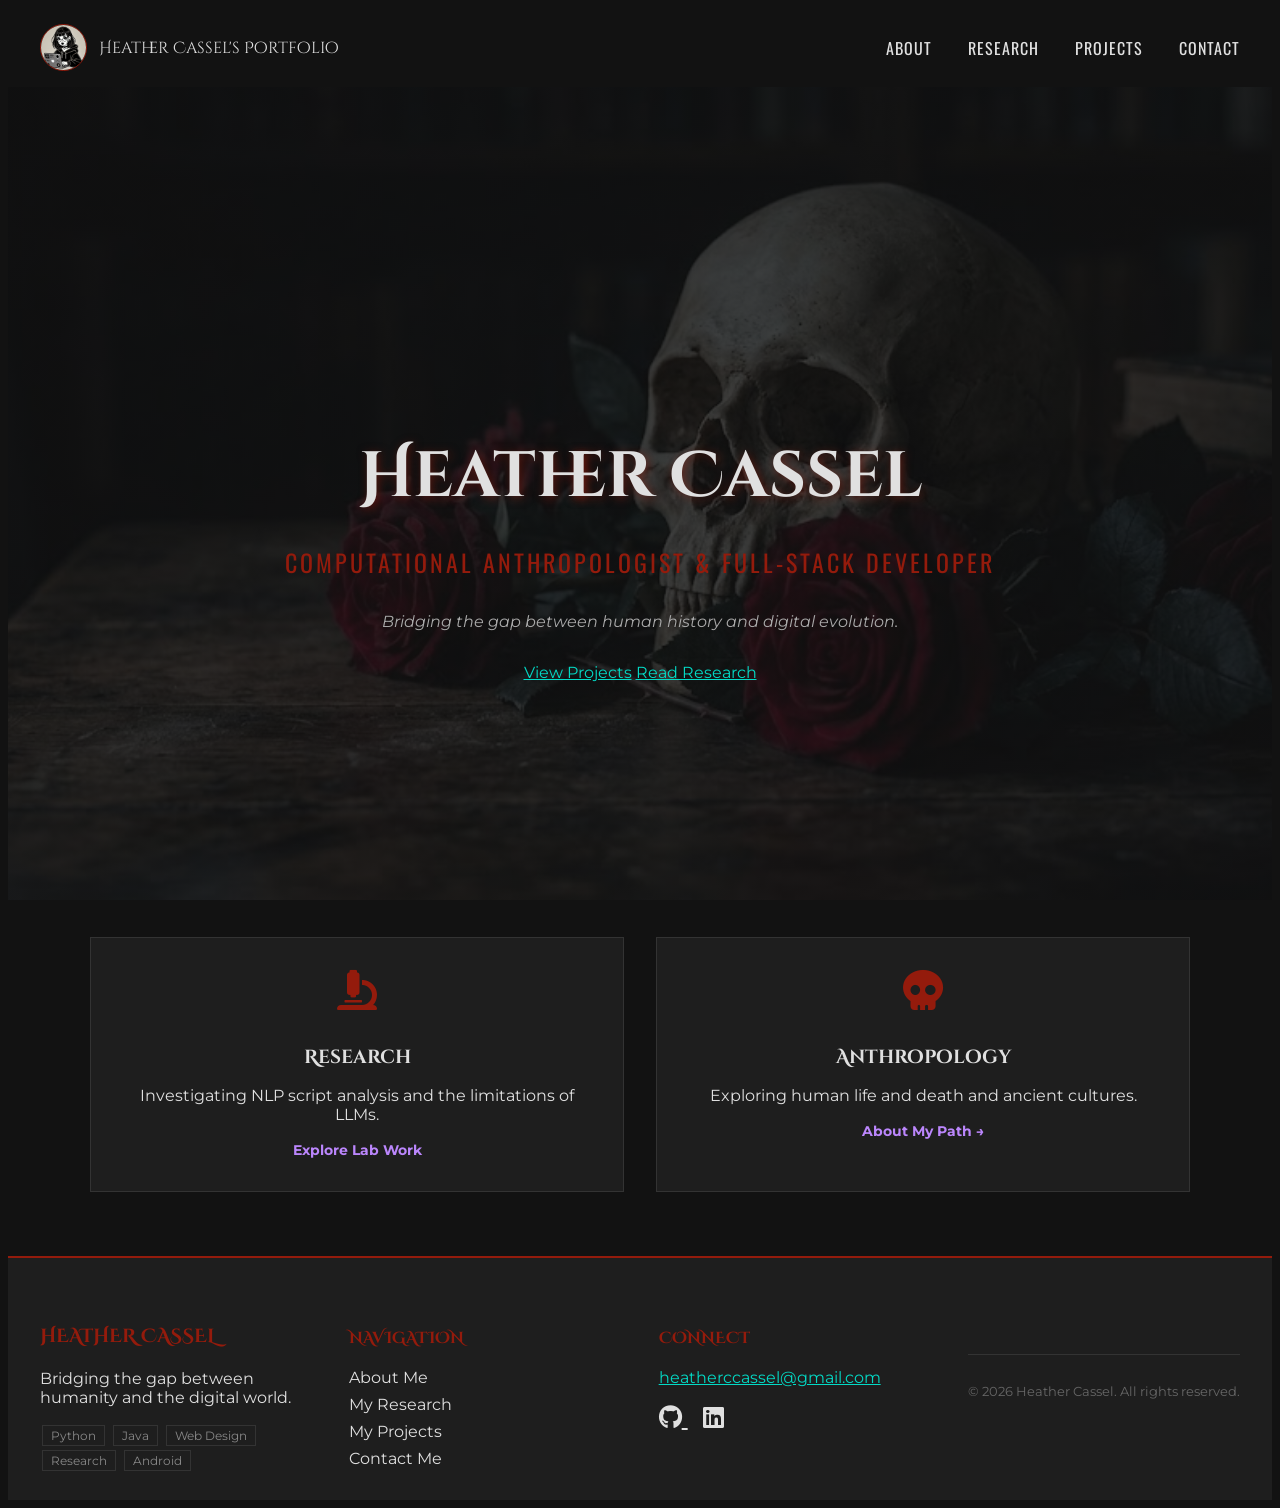
<file: index.html>
<!doctype html>
<html lang="en">
  <head>
    <meta charset="UTF-8" />
    <meta name="viewport" content="width=device-width, initial-scale=1.0" />
    <title>Heather Cassel's Portfolio</title>
    <link rel="stylesheet" href="style.css" />
    <link
      rel="stylesheet"
      href="https://cdnjs.cloudflare.com/ajax/libs/font-awesome/6.0.0/css/all.min.css"
    />
  </head>

  <body>
    <!-- Header / Navigation Section -->
    <div id="header-placeholder"></div>

    <script>
      fetch("header.html")
        .then((response) => response.text())
        .then((data) => {
          document.getElementById("header-placeholder").innerHTML = data;

          const hamburger = document.getElementById("hamburger");
          const navMenu = document.getElementById("navMenu");

          hamburger.addEventListener("click", () => {
            navMenu.classList.toggle("active");
          });
        });
    </script>

    <!-- Hero Section -->
     <main class="home-hero">
      <div class="hero-content">
        <h1 class="hero-title">Heather Cassel</h1>
        <p class="hero-subtitle">Computational Anthropologist & Full-Stack Developer</p>
        <p class="hero-tagline">Bridging the gap between human history and digital evolution.</p>

        <div class="hero-cta">
          <a href="projects.html" class="cta-btn primary">View Projects</a>
          <a href="research.html" class="cta-btn secondary">Read Research</a>
        </div>
      </div>
     </main>

    <!-- Home Page Content -->
     <section class="home-features">
      <div class="feature-card">
        <i class="fas fa-microscope"></i>
        <h3>Research</h3>
        <p>Investigating NLP script analysis and the limitations of LLMs.</p>
        <a href="research.html">Explore Lab Work</a>
      </div>
      <div class="feature-card">
        <i class="fas fa-skull"></i>
        <h3>Anthropology</h3>
        <p>Exploring human life and death and ancient cultures.</p>
        <a href="about.html">About My Path →</a>
     </section>

    <!-- Footer -->
    <div id="footer-placeholder"></div>

    <script>
      function loadComponent(id, file) {
        fetch(file)
          .then((response) => response.text())
          .then((data) => {
            document.getElementById(id).innerHTML = data;

            if (id === "header-placeholder") {
              initMobileMenu();
            }
          });
      }

      function initMobileMenu() {
        const hamburger = document.getElementById("hamburger");
        const navMenu = document.getElementById("navMenu");
        if (hamburger && navMenu) {
          hamburger.onclick = () => navMenu.classList.toggle("active");
        }
      }

      loadComponent("footer-placeholder", "footer.html");
    </script>
  </body>
</html>
</file>
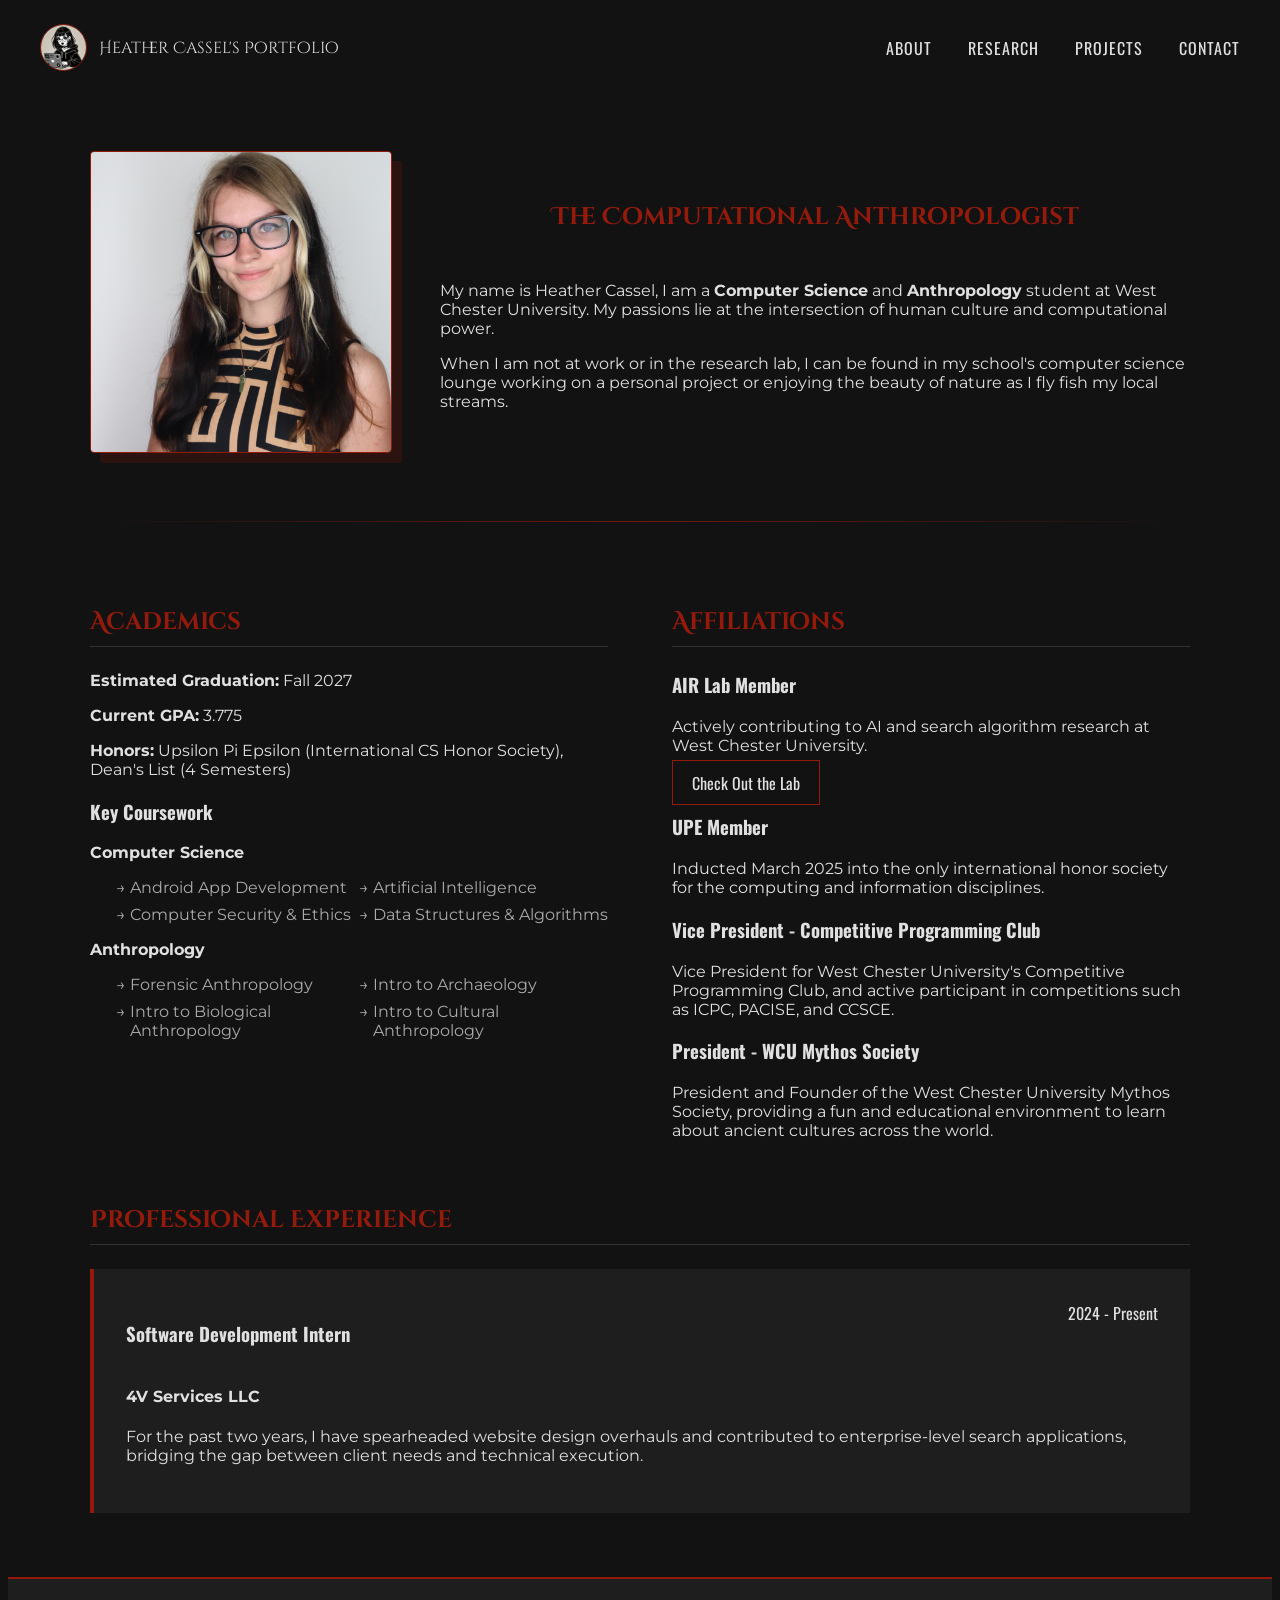
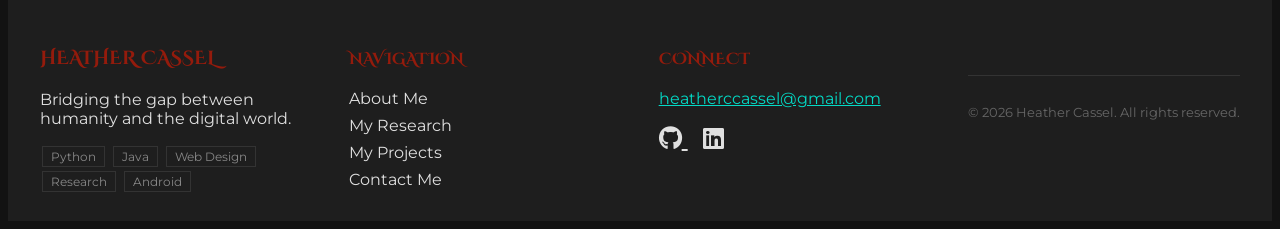
<file: about.html>
<!doctype html>
<html lang="en">
  <head>
    <meta charset="UTF-8" />
    <meta name="viewport" content="width=device-width, initial-scale=1.0" />
    <title>About Heather Cassel</title>
    <link rel="stylesheet" href="style.css" />
    <link
      rel="stylesheet"
      href="https://cdnjs.cloudflare.com/ajax/libs/font-awesome/6.0.0/css/all.min.css"
    />
  </head>

  <body>
    <!-- Header / Navigation Section -->
    <div id="header-placeholder"></div>

    <script>
      fetch("header.html")
        .then((response) => response.text())
        .then((data) => {
          document.getElementById("header-placeholder").innerHTML = data;

          const hamburger = document.getElementById("hamburger");
          const navMenu = document.getElementById("navMenu");

          hamburger.addEventListener("click", () => {
            navMenu.classList.toggle("active");
          });
        });
    </script>

    <!-- About Page Content -->
    <section class="about-container">
      <div class="intro-flex">
        <div class="intro-image">
          <img src="media/portfolio-image.JPG" alt="Heather Cassel Portrait" />
        </div>
        <div class="intro-text">
          <h1 class="page-title">The Computational Anthropologist</h1>
          <p>
            My name is Heather Cassel, I am a
            <strong>Computer Science</strong> and
            <strong>Anthropology</strong> student at West Chester University. My
            passions lie at the intersection of human culture and computational
            power.
          </p>
          <p>
            When I am not at work or in the research lab, I can be found
            in my school's computer science lounge working on a personal
            project or enjoying the beauty of nature as I fly fish my local streams.
          </p>
        </div>
      </div>

      <hr class="goth-divider" />

      <div class="academic-grid">
        <div class="academic-stats">
          <h2 class="section-heading">Academics</h2>
          <p><strong>Estimated Graduation:</strong> Fall 2027</p>
          <p><strong>Current GPA:</strong> 3.775</p>
          <p>
            <strong>Honors:</strong> Upsilon Pi Epsilon (International CS Honor
            Society), Dean's List (4 Semesters)
          </p>

          <h3 class="sub-heading">Key Coursework</h3>
          <p><strong>Computer Science</strong></p>
          <ul class="course-list">
            <li>Android App Development</li>
            <li>Artificial Intelligence</li>
            <li>Computer Security & Ethics</li>
            <li>Data Structures & Algorithms</li>
          </ul>

          <p><strong>Anthropology</strong></p>
          <ul class="course-list">
            <li>Forensic Anthropology</li>
            <li>Intro to Archaeology</li>
            <li>Intro to Biological Anthropology</li>
            <li>Intro to Cultural Anthropology</li>
          </ul>
        </div>

        <div class="activities">
          <h2 class="section-heading">Affiliations</h2>
          <div class="activity-card">
            <h3>AIR Lab Member</h3>
            <p>
              Actively contributing to AI and search algorithm research at West
              Chester University.
            </p>
            <a href="https://wcu-air.github.io/airlab/" class="read-btn"
              >Check Out the Lab</a
            >
          </div>
          <div class="activity-card">
            <h3>UPE Member</h3>
            <p>
              Inducted March 2025 into the only international honor society for
              the computing and information disciplines.
            </p>
          </div>
          <div class="activity-card">
            <h3>Vice President - Competitive Programming Club</h3>
            <p>
              Vice President for West Chester University's Competitive
              Programming Club, and active participant in competitions such as
              ICPC, PACISE, and CCSCE.
            </p>
          </div>
          <div class="activity-card">
            <h3>President - WCU Mythos Society</h3>
            <p>
              President and Founder of the West Chester University Mythos
              Society, providing a fun and educational environment to learn
              about ancient cultures across the world.
            </p>
          </div>
        </div>
      </div>

      <div class="experience-section">
        <h2 class="section-heading">Professional Experience</h2>
        <div class="job-card">
          <div class="job-header">
            <h3>Software Development Intern</h3>
            <span>2024 - Present</span>
          </div>
          <h4>4V Services LLC</h4>
          <p>
            For the past two years, I have spearheaded website design overhauls
            and contributed to enterprise-level search applications, bridging
            the gap between client needs and technical execution.
          </p>
        </div>
      </div>
    </section>

    <!-- Footer -->
    <div id="footer-placeholder"></div>

    <script>
      function loadComponent(id, file) {
        fetch(file)
          .then((response) => response.text())
          .then((data) => {
            document.getElementById(id).innerHTML = data;

            if (id === "header-placeholder") {
              initMobileMenu();
            }
          });
      }

      function initMobileMenu() {
        const hamburger = document.getElementById("hamburger");
        const navMenu = document.getElementById("navMenu");
        if (hamburger && navMenu) {
          hamburger.onclick = () => navMenu.classList.toggle("active");
        }
      }

      loadComponent("footer-placeholder", "footer.html");
    </script>
  </body>
</html>
</file>
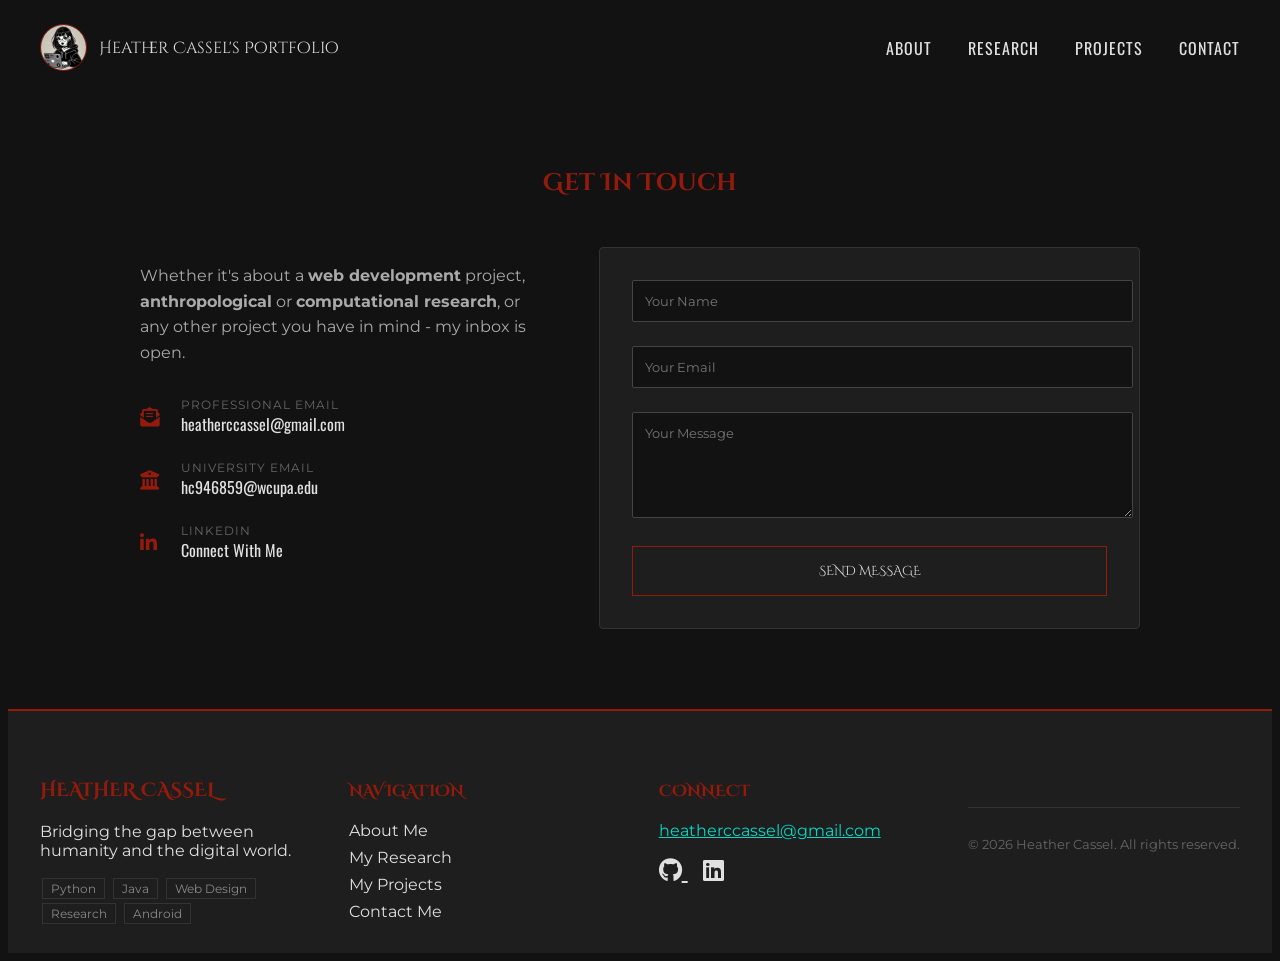
<file: contact.html>
<!doctype html>
<html lang="en">
  <head>
    <meta charset="UTF-8" />
    <meta name="viewport" content="width=device-width, initial-scale=1.0" />
    <title>Heather Cassel's Research</title>
    <link rel="stylesheet" href="style.css" />
    <link
      rel="stylesheet"
      href="https://cdnjs.cloudflare.com/ajax/libs/font-awesome/6.0.0/css/all.min.css"
    />
  </head>

  <body>
    <!-- Header / Navigation Section -->
    <div id="header-placeholder"></div>

    <script>
      fetch("header.html")
        .then((response) => response.text())
        .then((data) => {
          document.getElementById("header-placeholder").innerHTML = data;

          const hamburger = document.getElementById("hamburger");
          const navMenu = document.getElementById("navMenu");

          hamburger.addEventListener("click", () => {
            navMenu.classList.toggle("active");
          });
        });
    </script>

    <!-- Contact Page Content -->
    <section class="contact-container">
      <h1 class="page-title">Get In Touch</h1>

      <div class="contact-wrapper">
        <div class="contact-info">
          <p class="contact-intro">
            Whether it's about a <strong>web development</strong> project,
            <strong>anthropological</strong> or
            <strong>computational research</strong>, or any other project you
            have in mind - my inbox is open.
          </p>

          <div class="info-item">
            <i class="fas fa-envelope-open-text"></i>
            <div>
              <span class="label">Professional Email</span>
              <a href="mailto:heatherccassel@gmail.com"
                >heatherccassel@gmail.com</a
              >
            </div>
          </div>

          <div class="info-item">
            <i class="fas fa-university"></i>
            <div>
              <span class="label">University Email</span>
              <a href="mailto:hc946859@wcupa.edu">hc946859@wcupa.edu</a>
            </div>
          </div>

          <div class="info-item">
            <i class="fab fa-linkedin-in"></i>
            <div>
              <span class="label">LinkedIn</span>
              <a
                href="https://www.linkedin.com/in/heather-cassel-193298296"
                target="_blank"
                >Connect With Me</a
              >
            </div>
          </div>
        </div>

        <form class="contact-form">
          <div class="form-group">
            <input type="text" placeholder="Your Name" required />
          </div>
          <div class="form-group">
            <input type="email" placeholder="Your Email" required />
          </div>
          <div class="form-group">
            <textarea placeholder="Your Message" rows="5" required></textarea>
          </div>
          <button type="submit" class="submit-btn">Send Message</button>
        </form>
      </div>
    </section>

    <!-- Footer -->
    <div id="footer-placeholder"></div>

    <script>
      function loadComponent(id, file) {
        fetch(file)
          .then((response) => response.text())
          .then((data) => {
            document.getElementById(id).innerHTML = data;

            if (id === "header-placeholder") {
              initMobileMenu();
            }
          });
      }

      function initMobileMenu() {
        const hamburger = document.getElementById("hamburger");
        const navMenu = document.getElementById("navMenu");
        if (hamburger && navMenu) {
          hamburger.onclick = () => navMenu.classList.toggle("active");
        }
      }

      loadComponent("footer-placeholder", "footer.html");
    </script>
  </body>
</html>
</file>
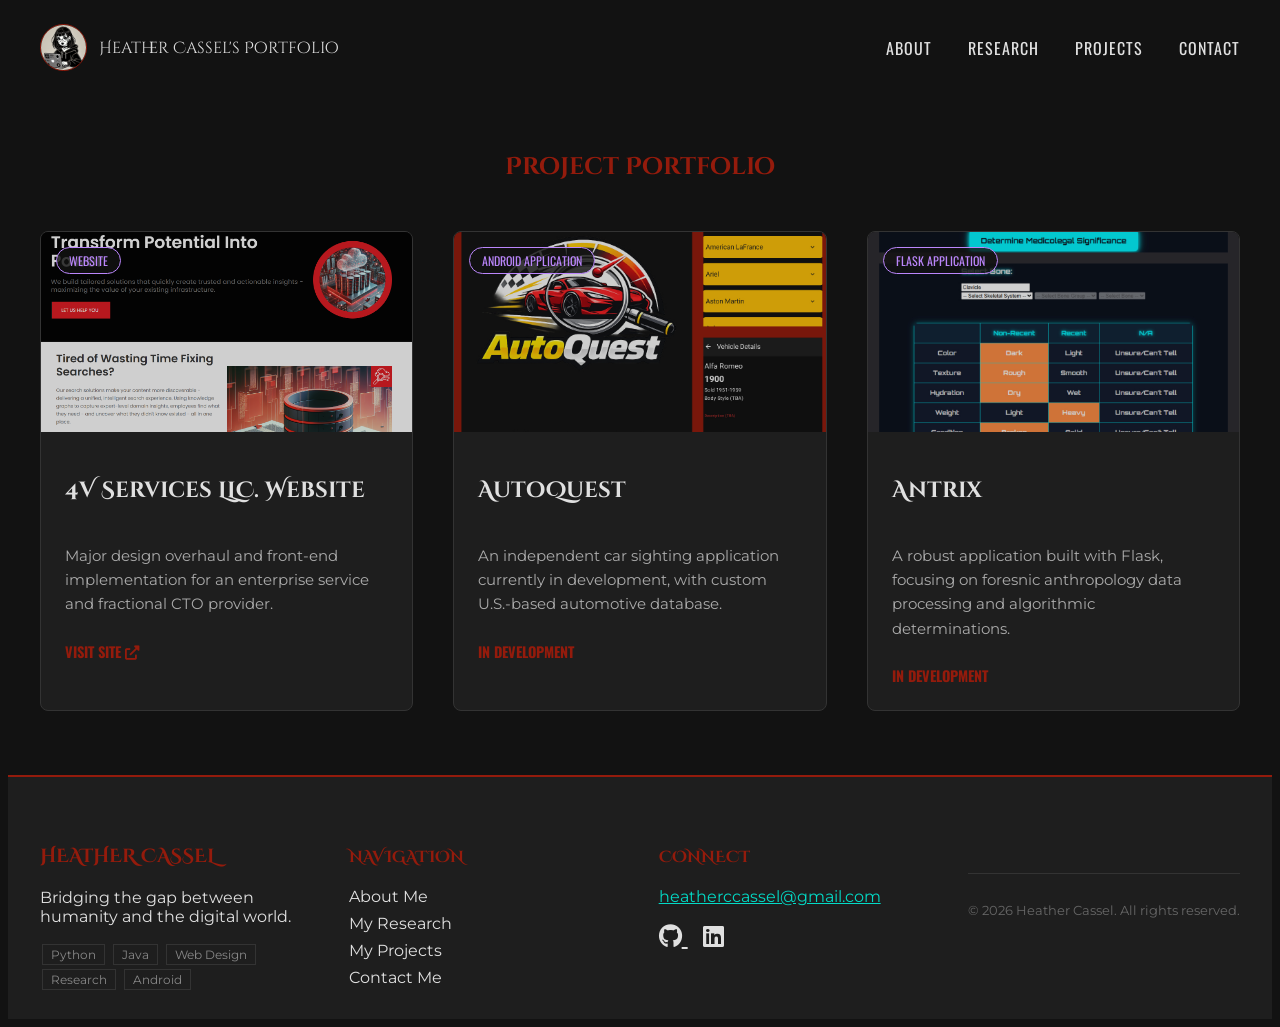
<file: projects.html>
<!doctype html>
<html lang="en">
  <head>
    <meta charset="UTF-8" />
    <meta name="viewport" content="width=device-width, initial-scale=1.0" />
    <title>Heather Cassel's Projects</title>
    <link rel="stylesheet" href="style.css" />
    <link
      rel="stylesheet"
      href="https://cdnjs.cloudflare.com/ajax/libs/font-awesome/6.0.0/css/all.min.css"
    />
  </head>

  <body>
    <!-- Header / Navigation Section -->
    <div id="header-placeholder"></div>

    <script>
      fetch("header.html")
        .then((response) => response.text())
        .then((data) => {
          document.getElementById("header-placeholder").innerHTML = data;

          const hamburger = document.getElementById("hamburger");
          const navMenu = document.getElementById("navMenu");

          hamburger.addEventListener("click", () => {
            navMenu.classList.toggle("active");
          });
        });
    </script>

    <!-- Projects Page Content -->
    <section class="projects-container">
      <h1 class="page-title">Project Portfolio</h1>

      <div class="projects-grid">
        <article class="project-card">
          <div class="project-media">
            <img
              src="media/4vservices-screenshot.png"
              alt="4V Services Website Design"
            />
            <div class="project-type">Website</div>
          </div>
          <div class="project-content">
            <h2 class="project-title">4V Services LLC. Website</h2>
            <p class="project-description">
              Major design overhaul and front-end implementation for an
              enterprise service and fractional CTO provider.
            </p>
            <div class="project-links">
              <a href="https://4vservices.com" target="_blank" class="view-btn"
                >Visit Site <i class="fas fa-external-link-alt"></i
              ></a>
            </div>
          </div>
        </article>

        <article class="project-card">
          <div class="project-media">
            <img
              src="media/autoquest-screenshots.jpg"
              alt="AutoQuest Application Design"
            />
            <div class="project-type">Android Application</div>
          </div>
          <div class="project-content">
            <h2 class="project-title">AutoQuest</h2>
            <p class="project-description">
              An independent car sighting application currently in development,
              with custom U.S.-based automotive database.
            </p>
            <div class="project-links">
              <a href="" target="_blank" class="view-btn">In Development</a>
            </div>
          </div>
        </article>

        <article class="project-card">
          <div class="project-media">
            <img
              src="media/antrix-screenshots.jpg"
              alt="Antrix Application Design"
            />
            <div class="project-type">Flask Application</div>
          </div>
          <div class="project-content">
            <h2 class="project-title">Antrix</h2>
            <p class="project-description">
              A robust application built with Flask, focusing on foresnic
              anthropology data processing and algorithmic determinations.
            </p>
            <div class="project-links">
              <a href="" target="_blank" class="view-btn">In Development</a>
            </div>
          </div>
        </article>
      </div>
    </section>

    <!-- Footer -->
    <div id="footer-placeholder"></div>

    <script>
      function loadComponent(id, file) {
        fetch(file)
          .then((response) => response.text())
          .then((data) => {
            document.getElementById(id).innerHTML = data;

            if (id === "header-placeholder") {
              initMobileMenu();
            }
          });
      }

      function initMobileMenu() {
        const hamburger = document.getElementById("hamburger");
        const navMenu = document.getElementById("navMenu");
        if (hamburger && navMenu) {
          hamburger.onclick = () => navMenu.classList.toggle("active");
        }
      }

      loadComponent("footer-placeholder", "footer.html");
    </script>
  </body>
</html>
</file>
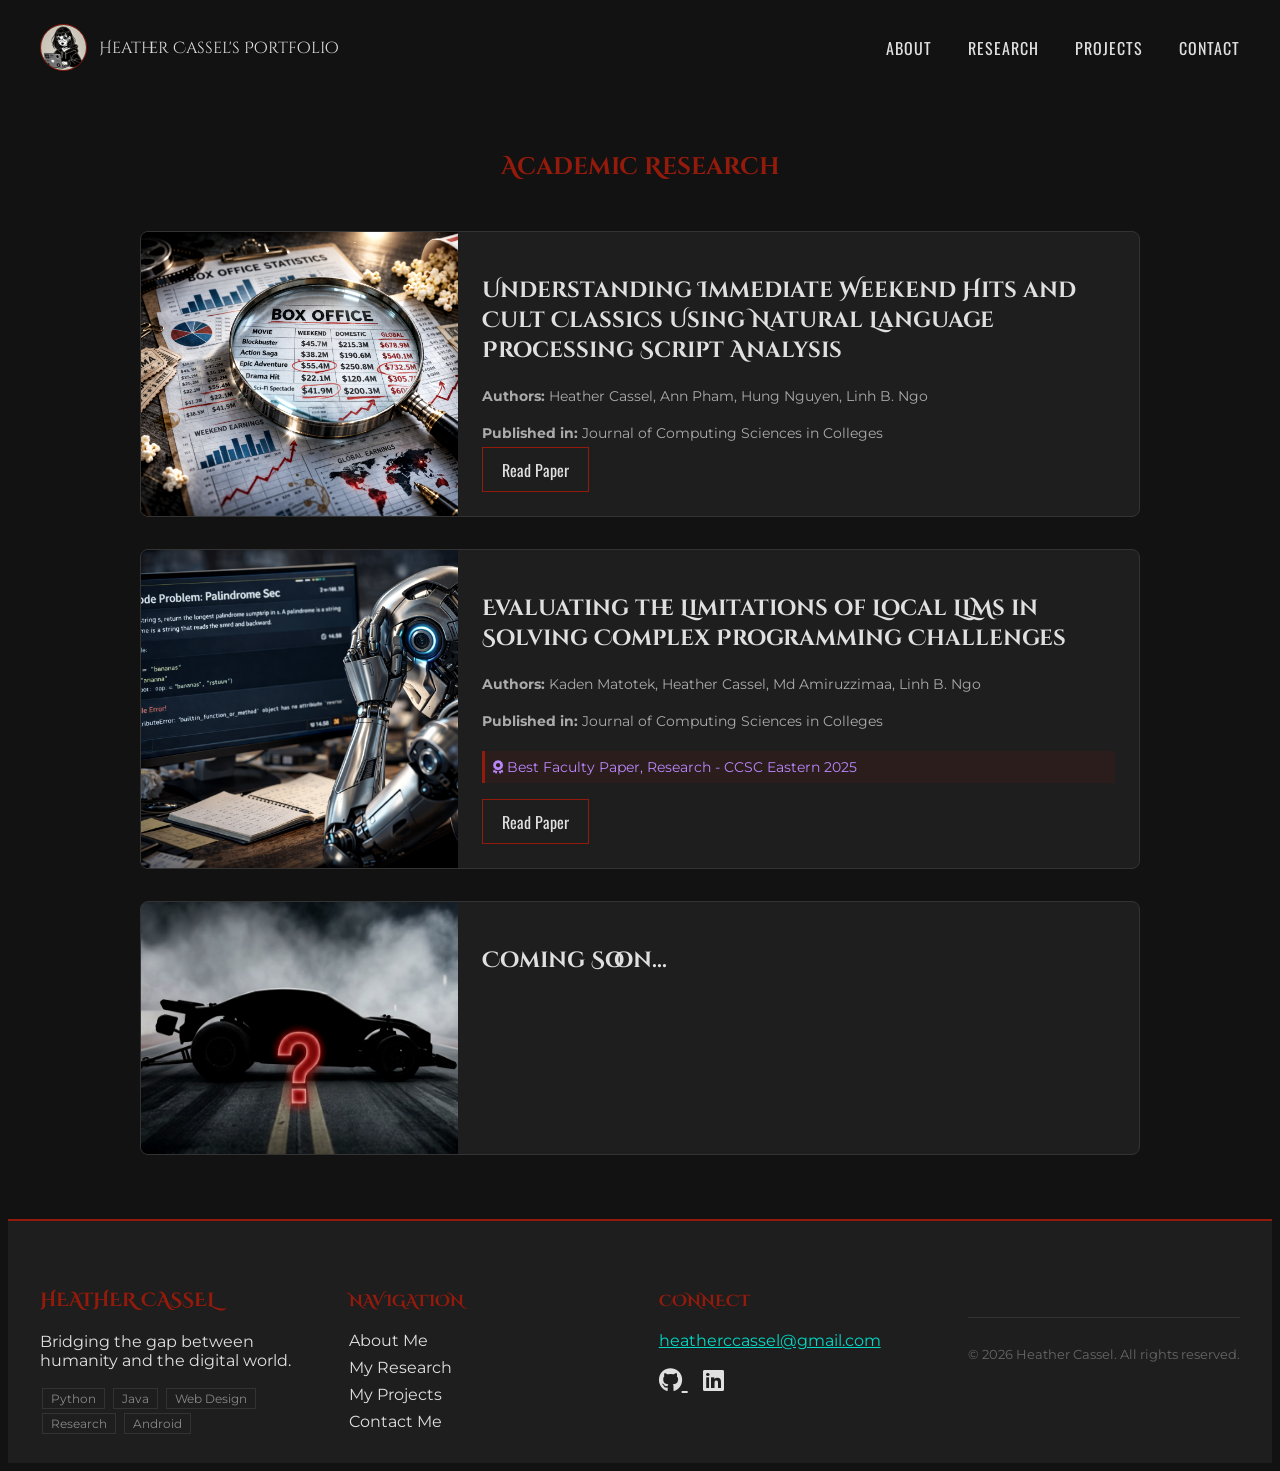
<file: research.html>
<!doctype html>
<html lang="en">
  <head>
    <meta charset="UTF-8" />
    <meta name="viewport" content="width=device-width, initial-scale=1.0" />
    <title>Heather Cassel's Research</title>
    <link rel="stylesheet" href="style.css" />
    <link
      rel="stylesheet"
      href="https://cdnjs.cloudflare.com/ajax/libs/font-awesome/6.0.0/css/all.min.css"
    />
  </head>

  <body>
    <!-- Header / Navigation Section -->
    <div id="header-placeholder"></div>

    <script>
      fetch("header.html")
        .then((response) => response.text())
        .then((data) => {
          document.getElementById("header-placeholder").innerHTML = data;

          const hamburger = document.getElementById("hamburger");
          const navMenu = document.getElementById("navMenu");

          hamburger.addEventListener("click", () => {
            navMenu.classList.toggle("active");
          });
        });
    </script>

    <!-- Research Content -->
    <section class="research-container">
      <h1 class="page-title">Academic Research</h1>

      <article class="research-card">
        <div class="research-image">
          <img
            src="media/movie-research.png"
            alt="Box Office Success Visualization"
          />
        </div>
        <div class="research-info">
          <h2 class="paper-title">
            Understanding Immediate Weekend Hits and Cult Classics Using Natural
            Language Processing Script Analysis
          </h2>
          <p class="authors">
            <strong>Authors:</strong> Heather Cassel, Ann Pham, Hung Nguyen,
            Linh B. Ngo
          </p>
          <p class="journal">
            <strong>Published in:</strong> Journal of Computing Sciences in
            Colleges
          </p>

          <a
            href="https://dl.acm.org/doi/abs/10.5555/3722479.3722510"
            class="read-btn"
            >Read Paper</a
          >
        </div>
      </article>

      <article class="research-card">
        <div class="research-image">
          <img
            src="media/LLM-competitive-programming.png"
            alt="Local LLM Programming Visualization"
          />
        </div>
        <div class="research-info">
          <h2 class="paper-title">
            Evaluating the Limitations of Local LLMs in Solving Complex
            Programming Challenges
          </h2>
          <p class="authors">
            <strong>Authors:</strong> Kaden Matotek, Heather Cassel, Md
            Amiruzzimaa, Linh B. Ngo
          </p>
          <p class="journal">
            <strong>Published in:</strong> Journal of Computing Sciences in
            Colleges
          </p>

          <div class="awards">
            <i class="fas fa-award"></i> Best Faculty Paper, Research - CCSC
            Eastern 2025
          </div>

          <a
            href="https://dl.acm.org/doi/10.5555/3801163.3801216"
            class="read-btn"
            >Read Paper</a
          >
        </div>
      </article>

      <article class="research-card">
        <div class="research-image">
          <img
            src="media/drag-research.jpg"
            alt="Future Research Teaser Image"
          />
        </div>
        <div class="research-info">
          <h2 class="paper-title">Coming Soon...</h2>
        </div>
      </article>
    </section>

    <!-- Footer -->
    <div id="footer-placeholder"></div>

    <script>
      function loadComponent(id, file) {
        fetch(file)
          .then((response) => response.text())
          .then((data) => {
            document.getElementById(id).innerHTML = data;

            if (id === "header-placeholder") {
              initMobileMenu();
            }
          });
      }

      function initMobileMenu() {
        const hamburger = document.getElementById("hamburger");
        const navMenu = document.getElementById("navMenu");
        if (hamburger && navMenu) {
          hamburger.onclick = () => navMenu.classList.toggle("active");
        }
      }

      loadComponent("footer-placeholder", "footer.html");
    </script>
  </body>
</html>
</file>
<file: style.css>
@import url("https://fonts.googleapis.com/css2?family=Cinzel+Decorative:wght@400;700;900&display=swap");
@import url("https://fonts.googleapis.com/css2?family=Oswald:wght@200..700&display=swap");
@import url("https://fonts.googleapis.com/css2?family=Montserrat:ital,wght@0,100..900;1,100..900&display=swap");

body {
  background-color: #121212;
  color: #e0e0e0;
  font-family: "Montserrat", sans-serif;
  font-optical-sizing: auto;
  font-weight: <weight>;
  font-style: normal;
}

surface {
  background-color: #1e1e1e;
}

a {
  color: #03dac6;
}

h1,
h2,
h3 {
  font-family: "Oswald", sans-serif;
  font-optical-sizing: auto;
  font-weight: <weight>;
  font-style: normal;
}

.title {
  font-family: "Cinzel Decorative", serif;
  font-weight: 400;
  font-style: normal;
}

.btn {
  background-color: #941b0c;
}

/* General Website Design */
.page-title {
  font-family: "Cinzel Decorative", serif;
  color: #941B0C;
  text-align: center;
  margin-bottom: 3rem;
}

/* Header Container */
.main-header {
  background-color: #121212
  border-bottom: 1px solid #333;
  padding: 1rem 2rem;
  position: sticky;
  top: 0;
  z-index: 1000;
}

.header-container {
  display: flex;
  justify-content: space-between;
  align-items: center;
  max-width: 1200px;
  margin: 0 auto;
}

/* Brand/Avatar Styling */
.brand {
  display: flex;
  align-items: center;
  text-decoration: none;
  color: #E0E0E0;
  font-family: "Cinzel Decorative", serif;
}

.avatar {
  width: 45px;
  height: 45px;
  border-radius: 50%;
  margin-right: 12px;
  border: 1px solid #941B0C;
}

/* Desktop Nav Menu */
.nav-menu a {
  color: #E0E0E0;
  text-decoration: none;
  margin-left: 2rem;
  font-family: "Oswald", sans-serif;
  text-transform: uppercase;
  letter-spacing: 1px;
  transition: color 0.3s ease;
}

.nav-menu a:hover {
  color: #941B0C;
}

/* Mobile Hamburger Styling */
.hamburger {
  display: none;
  flex-direction: column;
  cursor: pointer;
  background: none;
  border: none;
}

.hamburger span {
  width: 25px;
  height: 3px;
  background-color: #E0E0E0;
  margin: 2px 0;
}

/* Responsive Header Logic */
@media (max-width: 768px) {
  .hamburger { display: flex; }

  .nav-menu {
    display: none;
    position: absolute;
    top: 70px; 
    right: 0;
    background-color: #1E1E1E;
    width: 100%;
    flex-direction: column;
    text-align: center;
    padding: 1rem 0;
  }

  .nav-menu.active { display: flex; }

  .nav-menu a {
    margin: 1rem 0;
  }
}

/* Footer Styling */
.main-footer {
  background-color: #1E1E1E;
  color: #E0E0E0;
  padding: 3rem 2rem 1rem;
  font-family: "Montserrat", sans-serif;
  border-top: 2px solid #941B0C;
}

.footer-container {
  display: flex;
  justify-content: space-between;
  flex-wrap: wrap;
  max-width: 1200px;
  margin: 0 auto;
  gap: 2rem;
}

.footer-col {
  flex: 1;
  min-width: 200px;
}

.footer-heading {
  font-family: "Cinzel Decorative", serif;
  color: #941B0C;
  margin-bottom: 1.2rem;
  text-transform: uppercase;
}

.footer-links {
  list-style: none;
  padding: 0;
}

.footer-links li {
  margin-bottom: 0.5rem;
}

.footer-links a {
  color: #E0E0E0;
  text-decoration: none;
  transition: color 0.3s;
}

.footer-links a:hover {
  color: #BB86FC;
}

/* Tech Tags */
.tech-tag {
  display: inline-block;
  font-size: 0.75rem;
  padding: 2px 8px;
  border: 1px solid #333;
  margin: 2px;
  color: #888;
}

/* Socials & Icons */
.social-icons {
  margin-top: 1rem;
  font-size: 1.5rem;
}

.social-icons a {
  color: #E0E0E0;
  margin-right: 15px;
  transition: transform 0.3s;
}

.social-icons a:hover {
  color: #941B0C;
  transform: translateY(-3px);
}

.footer-bottom {
  text-align: center;
  margin-top: 3rem;
  padding-top: 1rem;
  border-top: 1px solid #333;
  font-size: 0.8rem;
  color: #666;
}

/* Research Page Styling */
.research-container {
  max-width: 1000px;
  margin: 4rem auto;
  padding: 0 2rem;
}

.research-card {
  display: flex;
  background-color: #1E1E1E;
  border: 1px solid #333;
  margin-bottom: 2rem;
  border-radius: 8px;
  overflow: hidden;
  transition: transform 0.3s ease, border-color 0.3s ease;
}

.research-card:hover {
  transform: translateY(-5px);
  border-color: #941B0C;
}

.research-image {
  flex: 1;
  min-width: 300px;
}

.research-image img {
  width: 100%;
  height: 100%;
  object-fit: cover;
  filter: grayscale(40%) contrast(110%);
}

.research-info {
  flex: 2;
  padding: 1.5rem;
  display: flex;
  flex-direction: column;
}

.paper-title {
  font-family: "Cinzel Decorative", serif;
  font-size: 1.4rem;
  margin-bottom: 0.5rem;
}

.authors, .journal {
  font-family: "Montserrat", sans-serif;
  font-size: 0.9rem;
  color: #AAA;
  margin-bottom: 0.3rem;
}

.awards {
  background: rgba(148, 27, 12, 0.1);
  color: #BB86FC;
  padding: 0.5rem;
  border-left: 3px solid #941B0C;
  margin: 1rem 0;
  font-size: 0.85rem;
}

.awards:empty {
  display: none;
}

.read-btn {
  align-self: flex-start;
  margin-top: auto;
  padding: 0.6rem 1.2rem;
  background-color: transparent;
  border: 1px solid #941B0C;
  color: #E0E0E0;
  text-decoration: none;
  font-family: "Oswald", sans-serif;
  transition: 0.3s;
}

.read-btn:hover {
  background-color: #941B0C;
  color: white;
}

@media (max-width: 768px) {
  .research-card { flex-direction: column; }
  .research-image { min-width: 100%; height: 200px; }
}

/* Projects Page Design */
.projects-container {
  max-width: 1200px;
  margin: 4rem auto;
  padding: 0 2rem;
}

.projects-grid {
  display: grid;
  grid-template-columns: repeat(auto-fit, minmax(320px, 1fr));
  gap: 2.5rem;
}

.project-card {
  background-color: #1E1E1E;
  border: 1px solid #333;
  border-radius: 8px;
  overflow: hidden;
  display: flex;
  flex-direction: column;
  transition: transform 0.3s ease, box-shadow 0.3s ease;
}

.project-card:hover {
  transform: translateY(-8px);
  box-shadow: 0 10px 20px rgba(148, 27, 12, 0.2);
  border-color: #941B0C;
}

.project-media {
  position: relative;
  height: 200px;
  background-color: #121212;
}

.project-media img {
  width: 100%;
  height: 100%;
  object-fit: cover;
  opacity: 0.8;
  transition: opacity 0.3s;
}

.project-card:hover .project-media img {
  opacity: 1;
}

.project-type {
  position: absolute;
  top: 15px;
  left: 15px;
  background-color: rgba(18, 18, 18, 0.8);
  color: #BB86FC;
  padding: 4px 12px;
  font-size: 0.75rem;
  font-family: "Oswald", sans-serif;
  text-transform: uppercase;
  border: 1px solid #BB86FC;
  border-radius: 20px;
}

.project-content {
  padding: 1.5rem;
  flex-grow: 1;
  display: flex;
  flex-direction: column;
}

.project-title {
  font-family: "Cinzel Decorative", serif;
  font-size: 1.4rem;
  color: #E0E0E0;
  margin-bottom: 1.5rem;
}

.project-description {
  font-family: "Montserrat", sans-serif;
  font-size: 0.95rem;
  color: #AAA;
  line-height: 1.6;
  margin-bottom: 1.5rem;
}

.view-btn {
  text-decoration: none;
  color: #941B0C;
  font-family: "oswald", sans-serif;
  font-size: 0.9rem;
  text-transform: uppercase;
  font-weight: bold;
  transition: color 0.3s;
}

.view-btn:hover {
  color: #E0E0E0;
}

.status-tag {
  font-size: 0.8rem;
  font-style: italic;
  color: #666
}

/* Contact Page Styling */
.contact-container {
  max-width: 1000px;
  margin: 5rem auto;
  padding: 0 2rem;
}

.contact-wrapper {
  display: flex;
  gap: 4rem;
  align-items: flex-start;
}

.contact-info {
  flex: 1;
}

.contact-intro {
  font-family: "Montserrat", sans-serif;
  color: #AAA;
  line-height: 1.6;
  margin-bottom: 2rem;
}

.info-item {
  display: flex;
  align-items: center;
  margin-bottom: 1.5rem;
  gap: 1rem;
}

.info-item i {
  color: #941B0C;
  font-size: 1.2rem;
  width: 25px;
}

.label {
  display: block;
  font-size: 0.75rem;
  text-transform: uppercase;
  color: #666;
  letter-spacing: 1px;
}

.info-item a {
  color: #E0E0E0;
  text-decoration: none;
  font-family: "Oswald", sans-serif;
  transition: color 0.3s;
}

.info-item a:hover {
  color: #BB86FC;
}

.contact-form {
  flex: 1.2;
  background: #1E1E1E;
  padding: 2rem;
  border-radius: 4px;
  border: 1px solid #333;
}

.form-group {
  margin-bottom: 1.5rem;
}

.contact-form input, .contact-form textarea {
  width: 100%;
  padding: 12px;
  background: #121212;
  border: 1px solid #444;
  color: #E0E0E0;
  font-family: "Montserrat", sans-serif;
  border-radius: 2px;
}

.contact-form input:focus, .contact-form textarea:focus {
  outline: none;
  border-color: #941B0C;
}

.submit-btn {
  width: 100%;
  padding: 15px;
  background: transparent;
  border: 1px solid #941B0C;
  color: #E0E0E0;
  font-family: "Cinzel Decorative", serif;
  text-transform: uppercase;
  cursor: pointer;
  transition: 0.3s;
}

.submit-btn:hover {
  background: #941B0C;
  color: white;
}

@media (max-width: 768px) {
  .contact-wrapper { flex-direction: column; }
}

/* About Page Design */
.about-container {
  max-width: 1100px;
  margin: 4rem auto;
  padding: 0 2rem;
}

.intro-flex {
  display: flex;
  align-items: center;
  gap: 3rem;
  margin-bottom: 4rem;
}

.intro-image img {
  width: 300px;
  height: 300px;
  border-radius: 4px;
  border: 1px solid #941B0C;
  object-fit: cover;
  box-shadow: 10px 10px 0px rgba(148, 27, 12, 0.2);
}

.academic-grid {
  display: grid;
  grid-template-columns: 1fr 1fr;
  gap: 4rem;
  margin: 3rem 0;
}

.section-heading {
  font-family: "Cinzel Decorative", serif;
  color: #941B0C;
  border-bottom: 1px solid #333;
  padding-bottom: 0.5rem;
  margin-bottom: 1.5rem;
}

.course-list {
  display: grid;
  grid-template-columns: 1fr 1fr;
  gap: 0.5rem;
  list-style: "→ ";
  color: #AAA;
}

.job-card {
  background: #1E1E1E;
  padding: 2rem;
  border-left: 4px solid #941B0C;
}

.job-header {
  display: flex;
  justify-content: space-between;
  font-family: "Oswald", sans-serif;
}

.goth-divider {
  border: 0;
  height: 1px;
  background-image: linear-gradient(to right, rgba(148, 27, 12, 0), rgba(148, 27, 12, 0.75), rgba(148, 27,12, 0));
  margin: 4rem 0;
}

@media (max-width: 768px) {
  .intro-flex, .academic-gird { flex-direction: column; grid-template-columns: 1fr; }
  .intro-image img { width: 100%; height: auto; }
}

/* Home Page Design */
.home-hero {
  height: 100vh;
  display: flex;
  align-items: center;
  justify-content: center;
  text-align: center;
  background: linear-gradient(rgba(18, 18, 18, 0.8), rgba(18, 18, 18, 0.8)), url('media/hero-bg.jpg');
  background-size: cover;
  background-position: center;
  background-attachment: fixed;
}

.hero-title {
  font-family: "Cinzel Decorative", serif;
  font-size: 4rem;
  color: #E0E0E0;
  margin-bottom: 0.5rem;
  text-shadow: 2px 2px 10px rgba(148, 27, 12, 0.5);
}

.hero-subtitle {
  font-family: "Oswald", sans-serif;
  font-size: 1.5rem;
  color: #941B0C;
  text-transform: uppercase;
  letter-spacing: 3px;
}

.hero-tagline { 
  color: #AAA;
  margin: 2rem 0;
  font-style: italic;
}

.home-features {
  display: grid;
  grid-template-columns: repeat(auto-fit, minmax(250px, 1fr));
  gap: 2rem;
  max-width: 1100px;
  margin: -50px auto 4rem;
  padding: 0 2rem;
}

.feature-card {
  background: #1E1E1E;
  padding: 2rem;
  border: 1px solid #333;
  text-align: center;
  transition: 0.3s;
}

.feature-card:hover {
  border-color: #941B0C;
  transform: translateY(-10px);
}

.feature-card i {
  font-size: 2.5rem;
  color: #941B0C;
  margin-bottom: 1rem;
}

.feature-card h3 {
  font-family: "Cinzel Decorative", serif;
  margin-bottom: 1rem;
}

.feature-card a {
  color: #BB86FC;
  text-decoration: none;
  font-size: 0.9rem;
  font-weight: bold;
}
</file>
